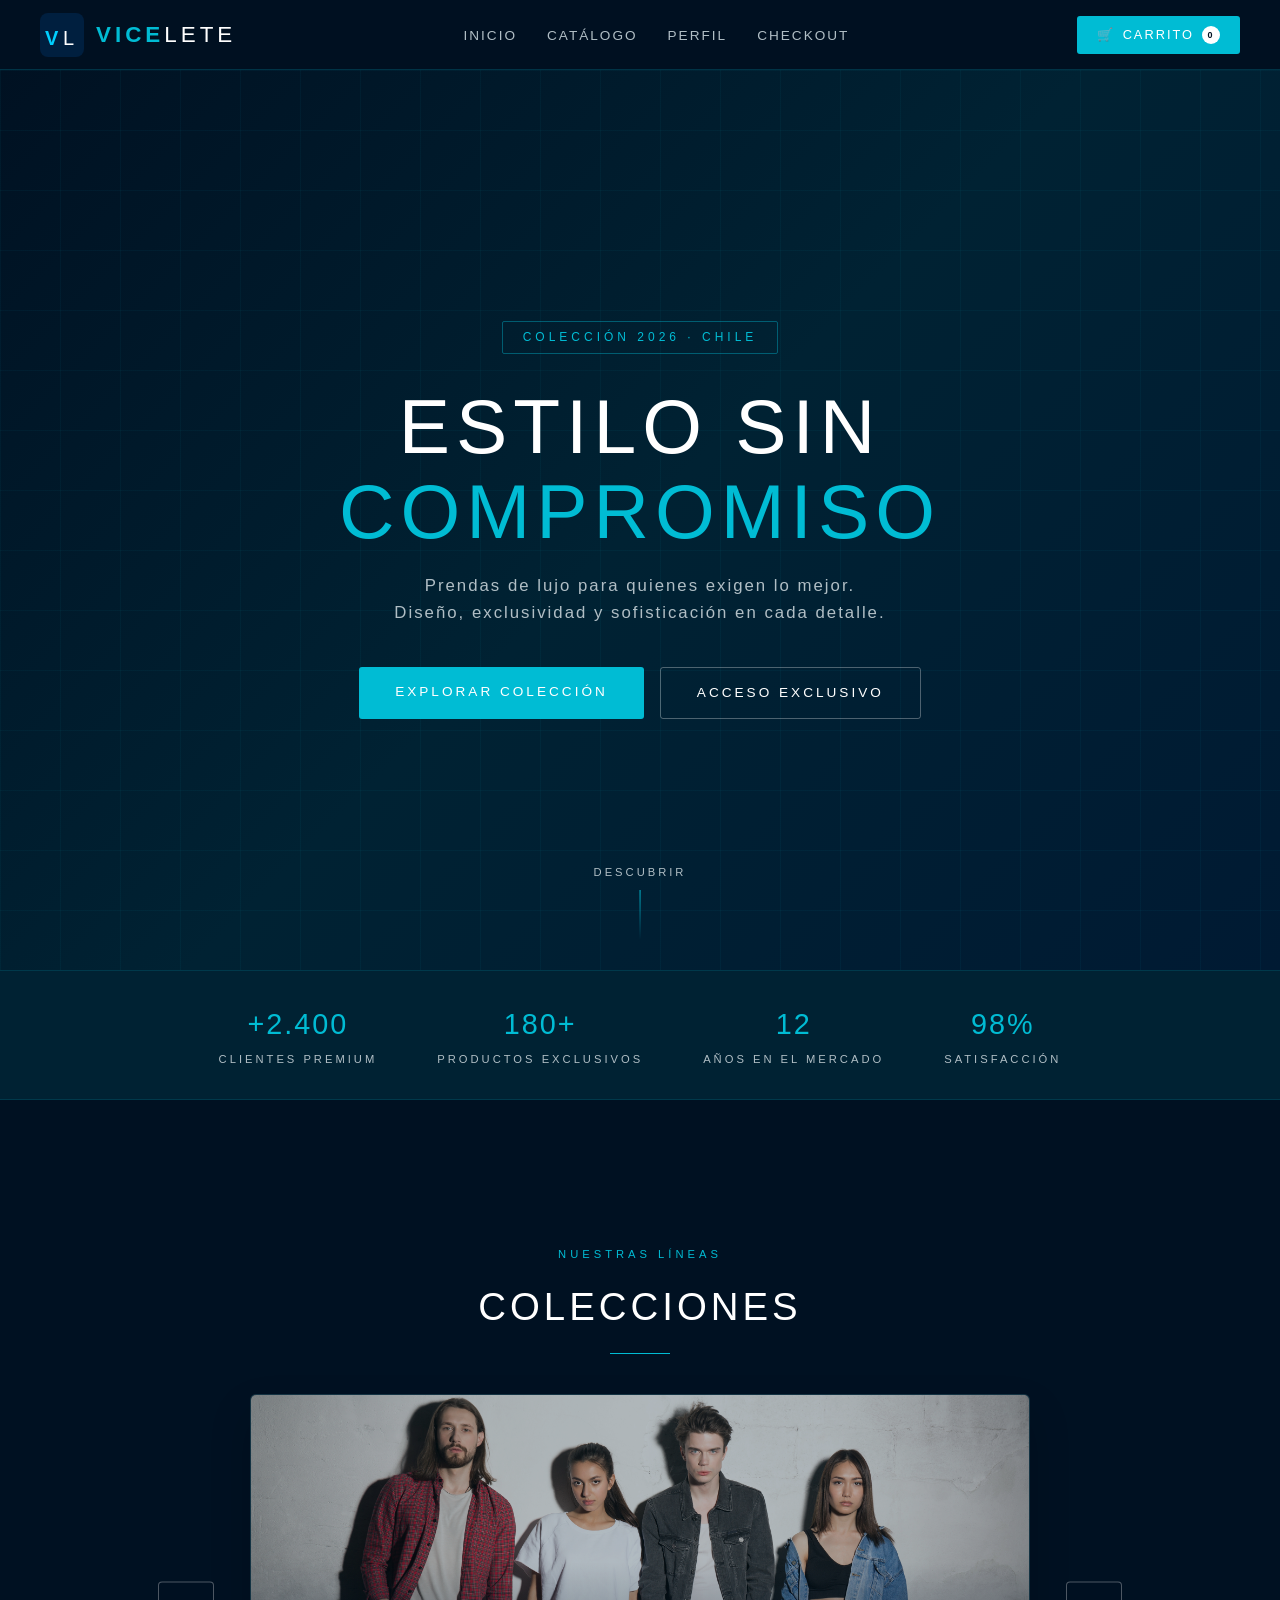
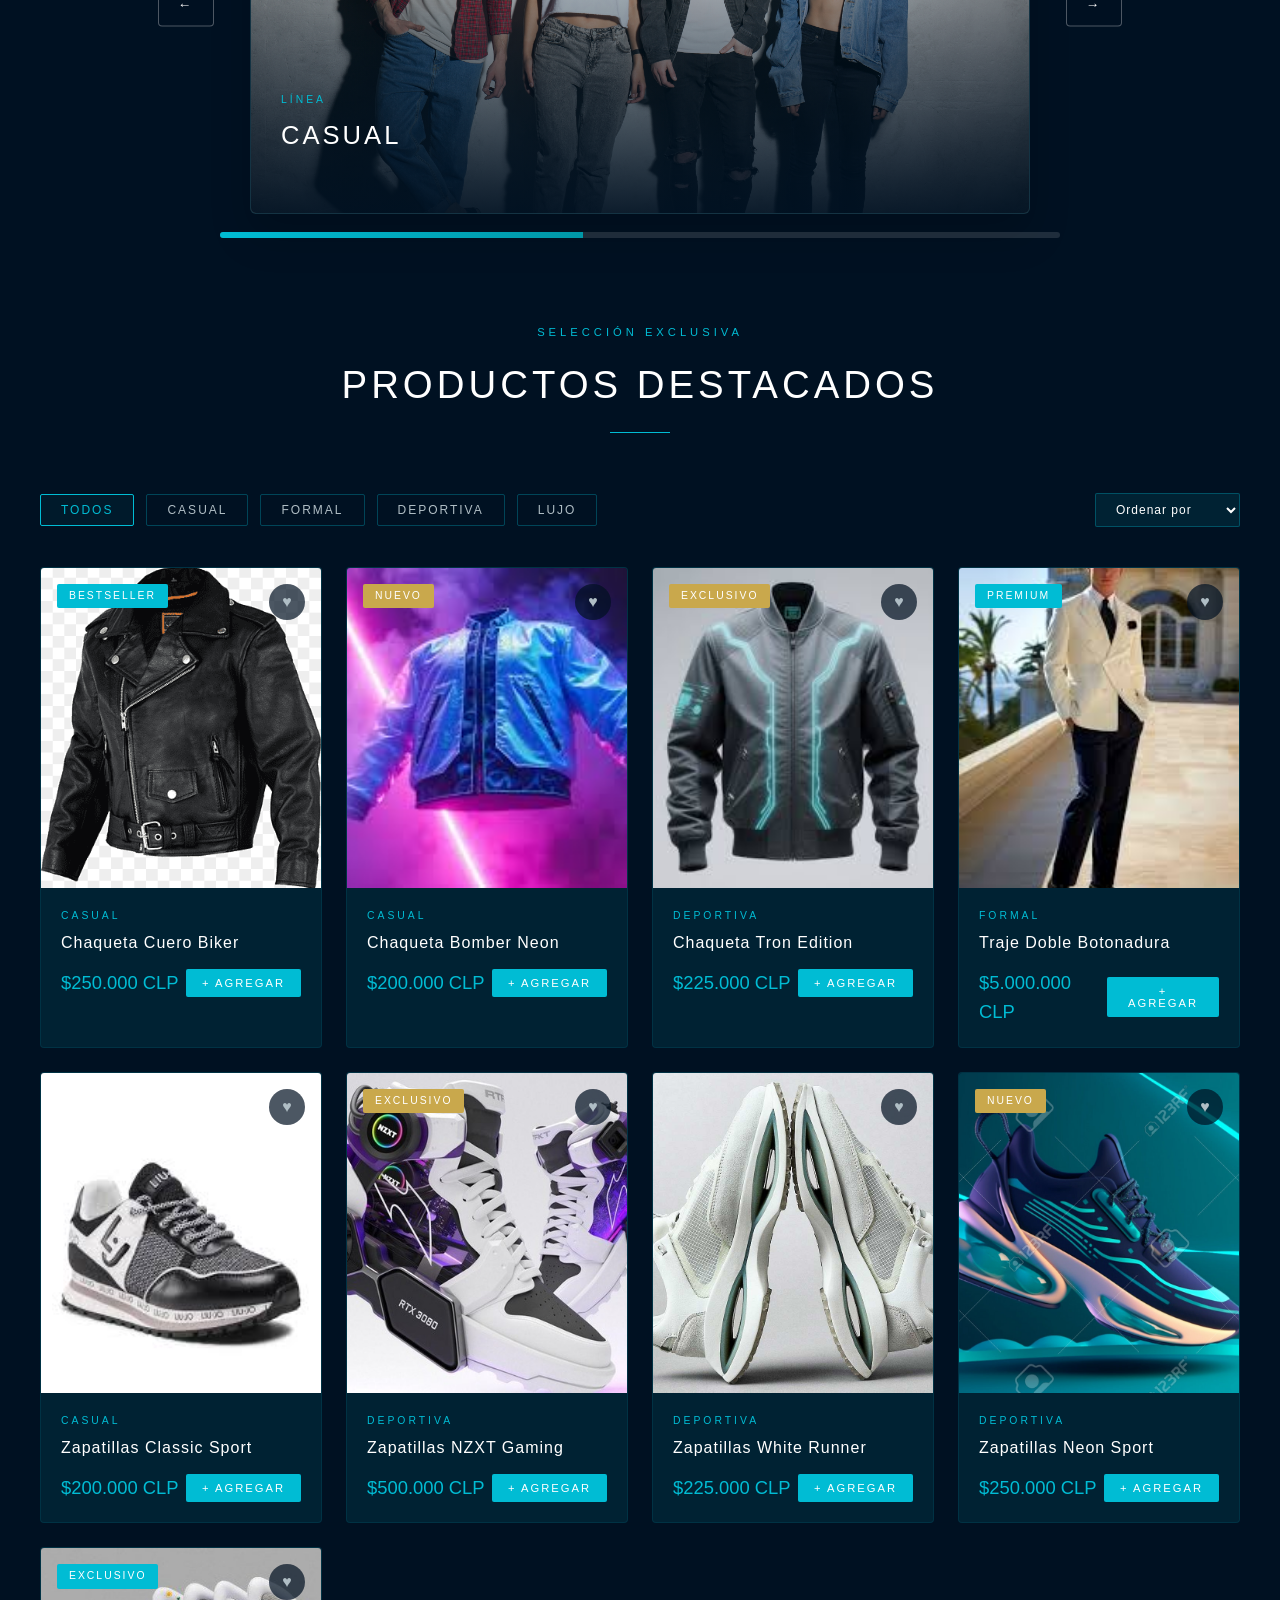
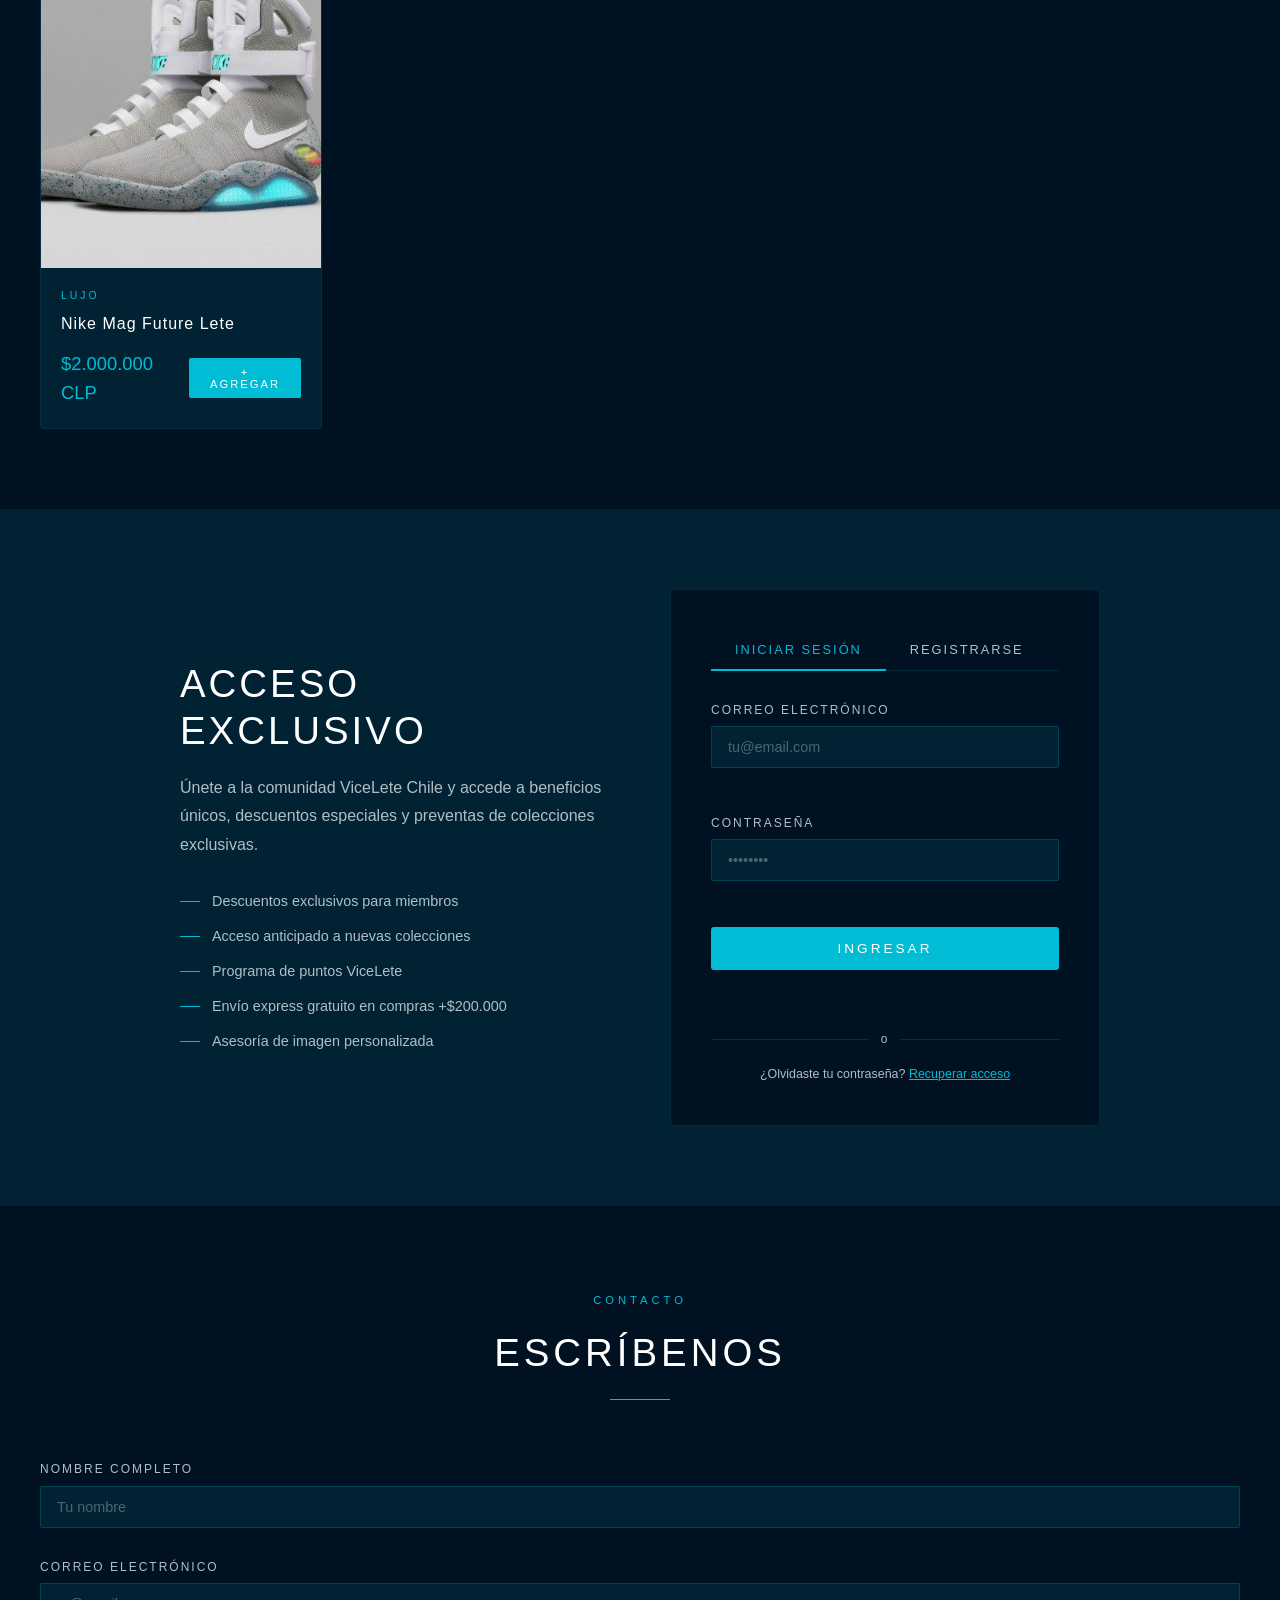
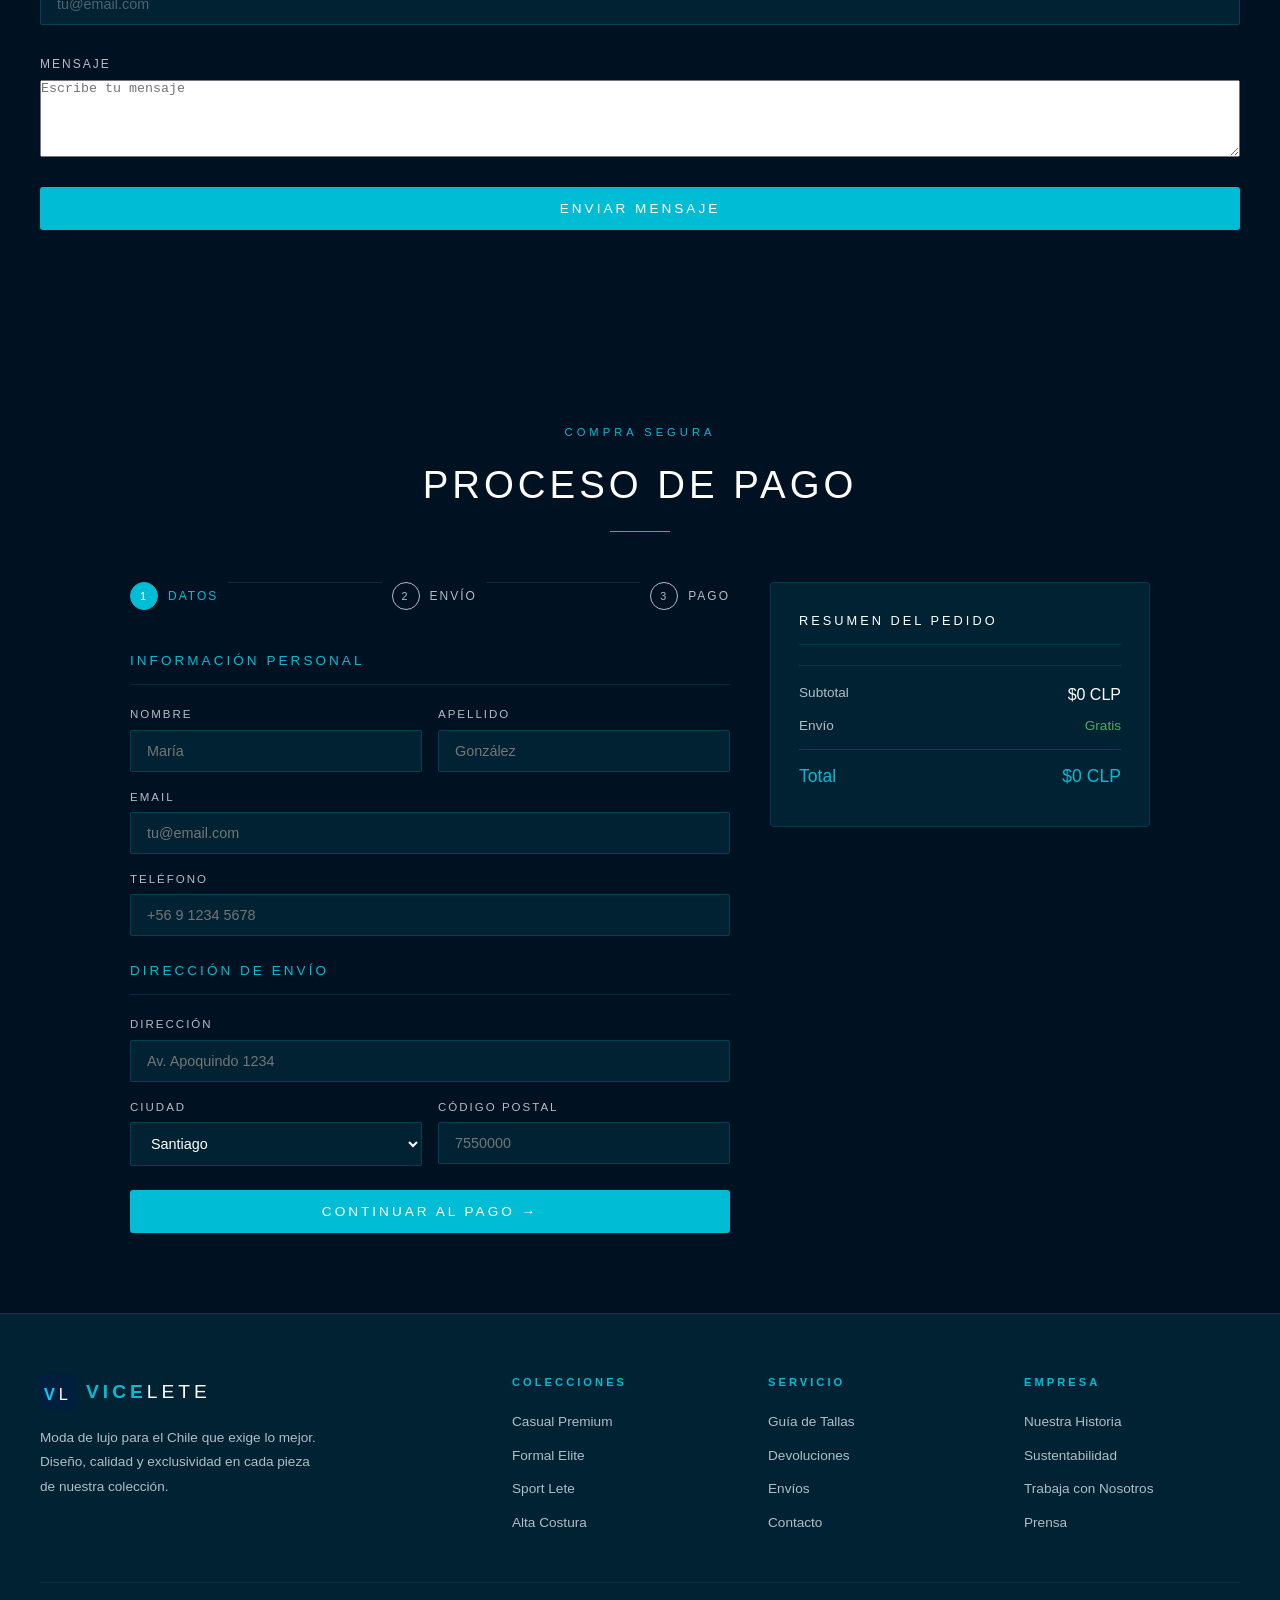
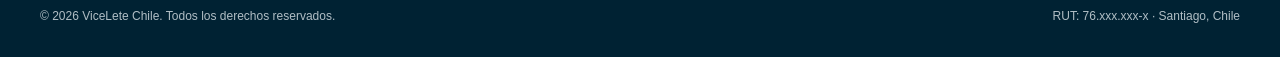
<file: pagina/index.html>
﻿<!DOCTYPE html>
<html lang="es">
<head>
<meta charset="UTF-8">
<meta name="viewport" content="width=device-width, initial-scale=1.0">
<title>ViceLete</title>
<link rel="icon" href="imagenes/logo/logo.svg" type="image/svg+xml">
<link rel="stylesheet" href="estilos/estilo_pag_rop.css">
</head>
<body>

<header>
  <a href="#inicio" class="logo">
    <svg viewBox="0 0 44 44" xmlns="http://www.w3.org/2000/svg">
      <rect width="44" height="44" rx="8" fill="#001f3f"/>
      <text x="5" y="32" font-family="Arial" font-size="20" fill="#00cfff" font-weight="bold">V</text>
      <text x="23" y="32" font-family="Arial" font-size="20" fill="#ffffff" font-weight="300">L</text>
    </svg>
    <span class="logo-text"><span>Vice</span>Lete</span>
  </a>
  <nav>
    <ul>
      <li><a href="#inicio">Inicio</a></li>
      <li><a href="#catalogo">Catálogo</a></li>
      <li><a href="#perfil">Perfil</a></li>
      <li><a href="#checkout">Checkout</a></li>
    </ul>
  </nav>
  <button class="nav-cart" onclick="toggleCart()">
    <span>🛒</span> Carrito
    <span class="cart-count" id="cartCount">0</span>
  </button>
</header>
<main>

<!-- HERO -->
<section id="inicio">
  <div class="hero-bg"></div>
  <div class="hero-grid"></div>
  <div class="hero-content">
    <div class="hero-tag">Colección 2026 · Chile</div>
    <h1 class="hero-title">
      Estilo sin<br><strong>Compromiso</strong>
    </h1>
    <p class="hero-sub">Prendas de lujo para quienes exigen lo mejor. Diseño, exclusividad y sofisticación en cada detalle.</p>
    <div class="hero-btns">
      <a href="#catalogo" class="btn-primary">Explorar Colección</a>
      <a href="#perfil" class="btn-outline">Acceso Exclusivo</a>
    </div>
  </div>
  <div class="hero-scroll">
    Descubrir
    <div class="scroll-line"></div>
  </div>
</section>

<!-- STATS -->
<div class="stats-bar">
  <div class="stat"><div class="stat-num">+2.400</div><div class="stat-label">Clientes Premium</div></div>
  <div class="stat"><div class="stat-num">180+</div><div class="stat-label">Productos Exclusivos</div></div>
  <div class="stat"><div class="stat-num">12</div><div class="stat-label">Años en el Mercado</div></div>
  <div class="stat"><div class="stat-num">98%</div><div class="stat-label">Satisfacción</div></div>
</div>

<!-- CATÁLOGO: CATEGORÍAS -->
<section id="catalogo">
  <div class="section-header" style="padding:60px 40px 0;max-width:1300px;margin:0 auto">
    <div class="section-tag">Nuestras Líneas</div>
    <h2 class="section-title">Colecciones</h2>
    <div class="section-line"></div>
  </div>
  <div class="cat-carousel">
    <div class="cat-carousel-window">
      <button class="btn-outline carousel-nav left" type="button" onclick="prevCategory()">←</button>
      <div class="cat-grid" id="catGrid">
        <div class="cat-card active" onclick="filterProducts('Casual')" data-cat-index="0">
          <img class="cat-img" src="./imagenes/categorias/casual.jpg" alt="Casual">
          <div class="cat-overlay">
            <div class="cat-tag">Línea</div>
            <div class="cat-name">Casual</div>
            <div class="cat-desc">Comodidad con clase para cada día.</div>
          </div>
        </div>
        <div class="cat-card hidden" onclick="filterProducts('Formal')" data-cat-index="1">
          <img class="cat-img" src="./imagenes/categorias/formal.jpg" alt="Formal">
          <div class="cat-overlay">
            <div class="cat-tag">Línea</div>
            <div class="cat-name">Formal</div>
            <div class="cat-desc">Elegancia profesional a otro nivel.</div>
          </div>
        </div>
        <div class="cat-card hidden" onclick="filterProducts('Deportiva')" data-cat-index="2">
          <img class="cat-img" src="./imagenes/categorias/deportiva.jpg" alt="Deportiva">
          <div class="cat-overlay">
            <div class="cat-tag">Línea</div>
            <div class="cat-name">Deportiva</div>
            <div class="cat-desc">Alto rendimiento, diseño premium.</div>
          </div>
        </div>
        <div class="cat-card hidden" onclick="filterProducts('Lujo')" data-cat-index="3">
          <img class="cat-img" src="./imagenes/categorias/lujo.jpg" alt="Lujo">
          <div class="cat-overlay">
            <div class="cat-tag">Línea</div>
            <div class="cat-name">Lujo</div>
            <div class="cat-desc">Exclusividad y sofisticación absoluta.</div>
          </div>
        </div>
      </div>
      <button class="btn-outline carousel-nav right" type="button" onclick="nextCategory()">→</button>
    </div>
    <div class="cat-carousel-progress">
      <span class="carousel-progress-fill" id="carouselProgress"></span>
    </div>
  </div>
</section>

<!-- PRODUCTOS -->
<section id="productos" class="section">
  <div class="section-header">
    <div class="section-tag">Selección Exclusiva</div>
    <h2 class="section-title">Productos Destacados</h2>
    <div class="section-line"></div>
  </div>
  <div class="prod-filters">
    <button class="filter-btn active" onclick="filterProducts('Todos',this)">Todos</button>
    <button class="filter-btn" onclick="filterProducts('Casual',this)">Casual</button>
    <button class="filter-btn" onclick="filterProducts('Formal',this)">Formal</button>
    <button class="filter-btn" onclick="filterProducts('Deportiva',this)">Deportiva</button>
    <button class="filter-btn" onclick="filterProducts('Lujo',this)">Lujo</button>
    <select class="filter-select" onchange="sortProducts(this.value)">
      <option value="">Ordenar por</option>
      <option value="asc">Menor precio</option>
      <option value="desc">Mayor precio</option>
      <option value="new">Nuevo ingreso</option>
    </select>
  </div>
  <div class="prod-grid" id="prodGrid"></div>
</section>

<!-- PERFIL / AUTH -->
<section id="perfil">
  <div class="auth-container">
    <div class="auth-info">
      <h2>Acceso<br>Exclusivo</h2>
      <p style="color:var(--gray);line-height:1.8;margin-bottom:30px">Únete a la comunidad ViceLete Chile y accede a beneficios únicos, descuentos especiales y preventas de colecciones exclusivas.</p>
      <ul class="auth-features">
        <li>Descuentos exclusivos para miembros</li>
        <li>Acceso anticipado a nuevas colecciones</li>
        <li>Programa de puntos ViceLete</li>
        <li>Envío express gratuito en compras +$200.000</li>
        <li>Asesoría de imagen personalizada</li>
      </ul>
    </div>
    <div class="auth-box">
      <div class="auth-tabs">
        <button class="auth-tab active" onclick="switchTab('login')">Iniciar Sesión</button>
        <button class="auth-tab" onclick="switchTab('register')">Registrarse</button>
      </div>
      <form class="auth-form active" id="loginForm" novalidate>
        <div class="form-group">
          <label for="loginEmail">Correo Electrónico</label>
          <input type="email" placeholder="tu@email.com" id="loginEmail" name="loginEmail">
          <div class="auth-msg field-error" id="loginEmailError"></div>
        </div>
        <div class="form-group">
          <label for="loginPass">Contraseña</label>
          <input type="password" placeholder="••••••••" id="loginPass" name="loginPass">
          <div class="auth-msg field-error" id="loginPassError"></div>
        </div>
        <button class="btn-primary" type="submit" style="width:100%;border:none">Ingresar</button>
        <div class="auth-msg" id="loginMsg"></div>
        <div class="form-divider">o</div>
        <p style="text-align:center;font-size:.78em;color:var(--gray)">¿Olvidaste tu contraseña? <a href="#" style="color:var(--cyan)">Recuperar acceso</a></p>
      </form>
      <form class="auth-form" id="registerForm" novalidate>
        <div class="form-group">
          <label for="regName">Nombre Completo</label>
          <input type="text" placeholder="Tu nombre" id="regName" name="regName">
          <div class="auth-msg field-error" id="regNameError"></div>
        </div>
        <div class="form-group">
          <label for="regEmail">Correo Electrónico</label>
          <input type="email" placeholder="tu@email.com" id="regEmail" name="regEmail">
          <div class="auth-msg field-error" id="regEmailError"></div>
        </div>
        <div class="form-group">
          <label for="regPass">Contraseña</label>
          <input type="password" placeholder="Mínimo 8 caracteres" id="regPass" name="regPass">
          <div class="auth-msg field-error" id="regPassError"></div>
        </div>
        <div class="form-group">
          <label for="regPass2">Confirmar Contraseña</label>
          <input type="password" placeholder="Repite tu contraseña" id="regPass2" name="regPass2">
          <div class="auth-msg field-error" id="regPass2Error"></div>
        </div>
        <button class="btn-primary" type="submit" style="width:100%;border:none">Crear Cuenta</button>
        <div class="auth-msg" id="registerMsg"></div>
      </form>
    </div>
  </div>
</section>

<section id="contacto" class="section">
  <div class="section-header">
    <div class="section-tag">Contacto</div>
    <h2 class="section-title">Escríbenos</h2>
    <div class="section-line"></div>
  </div>
  <form id="contactoForm" class="contact-form" novalidate>
    <div class="form-group">
      <label for="contactName">Nombre Completo</label>
      <input type="text" id="contactName" name="contactName" placeholder="Tu nombre">
      <div class="auth-msg field-error" id="contactNameError"></div>
    </div>
    <div class="form-group">
      <label for="contactEmail">Correo Electrónico</label>
      <input type="email" id="contactEmail" name="contactEmail" placeholder="tu@email.com">
      <div class="auth-msg field-error" id="contactEmailError"></div>
    </div>
    <div class="form-group">
      <label for="contactMessage">Mensaje</label>
      <textarea id="contactMessage" name="contactMessage" rows="5" placeholder="Escribe tu mensaje"></textarea>
      <div class="auth-msg field-error" id="contactMessageError"></div>
    </div>
    <button class="btn-primary" type="submit" style="width:100%;border:none">Enviar Mensaje</button>
    <div class="auth-msg" id="contactMsg"></div>
  </form>
</section>

<!-- CHECKOUT -->
<section id="checkout">
  <div style="text-align:center;padding:0 40px 50px;max-width:1300px;margin:0 auto">
    <div class="section-tag">Compra Segura</div>
    <h2 class="section-title">Proceso de Pago</h2>
    <div class="section-line"></div>
  </div>
  <div class="checkout-container">
    <div>
      <div class="checkout-steps">
        <div class="step active"><span class="step-num">1</span> Datos</div>
        <div class="step-sep"></div>
        <div class="step" id="step2"><span class="step-num">2</span> Envío</div>
        <div class="step-sep"></div>
        <div class="step" id="step3"><span class="step-num">3</span> Pago</div>
      </div>
      <div id="checkoutStep1">
        <div class="checkout-form-title">Información Personal</div>
        <div class="form-row">
          <div class="checkout-group"><label>Nombre</label><input type="text" placeholder="María" id="ckName"></div>
          <div class="checkout-group"><label>Apellido</label><input type="text" placeholder="González" id="ckLastname"></div>
        </div>
        <div class="checkout-group"><label>Email</label><input type="email" placeholder="tu@email.com" id="ckEmail"></div>
        <div class="checkout-group"><label>Teléfono</label><input type="tel" placeholder="+56 9 1234 5678" id="ckPhone"></div>
        <div class="checkout-form-title" style="margin-top:24px">Dirección de Envío</div>
        <div class="checkout-group"><label>Dirección</label><input type="text" placeholder="Av. Apoquindo 1234" id="ckAddr"></div>
        <div class="form-row">
          <div class="checkout-group"><label>Ciudad</label>
            <select id="ckCity">
              <option>Santiago</option><option>Valparaíso</option><option>Viña del Mar</option><option>Concepción</option><option>Antofagasta</option>
            </select>
          </div>
          <div class="checkout-group"><label>Código Postal</label><input type="text" placeholder="7550000" id="ckZip"></div>
        </div>
        <button class="btn-primary" style="width:100%;border:none;margin-top:8px" onclick="goStep2()">Continuar al Pago →</button>
      </div>
      <div id="checkoutStep2" style="display:none">
        <div class="checkout-form-title">Método de Pago</div>
        <div class="pay-methods">
          <div class="pay-method active" onclick="selectPay(this)">Tarjeta Crédito</div>
          <div class="pay-method" onclick="selectPay(this)">Tarjeta Débito</div>
          <div class="pay-method" onclick="selectPay(this)">WebPay</div>
          <div class="pay-method" onclick="selectPay(this)">Transferencia</div>
        </div>
        <div class="checkout-group"><label>Número de Tarjeta</label><input type="text" placeholder="1234 5678 9101 1121" id="ckCard" maxlength="19" oninput="formatCard(this)"></div>
        <div class="form-row">
          <div class="checkout-group"><label>Vencimiento</label><input type="text" placeholder="MM / AA" id="ckExp" maxlength="7"></div>
          <div class="checkout-group"><label>CVV</label><input type="text" placeholder="•••" id="ckCvv" maxlength="3"></div>
        </div>
        <div class="checkout-group"><label>Nombre en la Tarjeta</label><input type="text" placeholder="MARIA GONZALEZ" id="ckCardName"></div>
        <div class="secure-badge">🔒 Pago 100% seguro · Encriptación SSL 256-bit · PCI DSS</div>
        <div style="display:flex;gap:12px;margin-top:20px">
          <button class="btn-outline" style="border:1px solid rgba(255,255,255,.2)" onclick="backStep1()">← Volver</button>
          <button class="btn-primary" style="flex:1;border:none" onclick="processPay()">Confirmar Compra · <span id="payTotal">$0</span></button>
        </div>
      </div>
    </div>
    <div class="order-summary">
      <div class="order-title">Resumen del Pedido</div>
      <div id="orderItems"><p style="color:var(--gray);font-size:.85em">No hay productos en el carrito.</p></div>
      <div class="order-divider"></div>
      <div class="order-total-row"><span style="color:var(--gray);font-size:.85em">Subtotal</span><span id="oSubtotal">$0</span></div>
      <div class="order-total-row"><span style="color:var(--gray);font-size:.85em">Envío</span><span style="color:#4caf50;font-size:.85em">Gratis</span></div>
      <div class="order-total-row final"><span>Total</span><span id="oTotal">$0</span></div>
    </div>
  </div>
</section>
</main>

<!-- FOOTER -->
<footer>
  <div class="footer-grid">
    <div class="footer-brand">
      <div style="display:flex;align-items:center;gap:10px">
        <svg viewBox="0 0 44 44" width="36" height="36" xmlns="http://www.w3.org/2000/svg">
          <rect width="44" height="44" rx="8" fill="#001f3f"/>
          <text x="5" y="32" font-family="Arial" font-size="20" fill="#00cfff" font-weight="bold">V</text>
          <text x="23" y="32" font-family="Arial" font-size="20" fill="#ffffff" font-weight="300">L</text>
        </svg>
        <span style="font-size:1.2em;font-weight:200;letter-spacing:4px;text-transform:uppercase"><span style="color:var(--cyan);font-weight:600">Vice</span>Lete</span>
      </div>
      <p>Moda de lujo para el Chile que exige lo mejor. Diseño, calidad y exclusividad en cada pieza de nuestra colección.</p>
    </div>
    <div class="footer-col">
      <h4>Colecciones</h4>
      <ul>
        <li><a href="#">Casual Premium</a></li>
        <li><a href="#">Formal Elite</a></li>
        <li><a href="#">Sport Lete</a></li>
        <li><a href="#">Alta Costura</a></li>
      </ul>
    </div>
    <div class="footer-col">
      <h4>Servicio</h4>
      <ul>
        <li><a href="#">Guía de Tallas</a></li>
        <li><a href="#">Devoluciones</a></li>
        <li><a href="#">Envíos</a></li>
        <li><a href="#">Contacto</a></li>
      </ul>
    </div>
    <div class="footer-col">
      <h4>Empresa</h4>
      <ul>
        <li><a href="#">Nuestra Historia</a></li>
        <li><a href="#">Sustentabilidad</a></li>
        <li><a href="#">Trabaja con Nosotros</a></li>
        <li><a href="#">Prensa</a></li>
      </ul>
    </div>
  </div>
  <div class="footer-bottom">
    <span>© 2026 ViceLete Chile. Todos los derechos reservados.</span>
    <span>RUT: 76.xxx.xxx-x · Santiago, Chile</span>
  </div>
</footer>

<!-- CARRITO LATERAL -->
<div class="cart-overlay" id="cartOverlay" onclick="toggleCart()"></div>
<div class="cart-drawer" id="cartDrawer">
  <div class="cart-header-d">
    <h3>Tu Carrito</h3>
    <button class="cart-close" onclick="toggleCart()">✕</button>
  </div>
  <div class="cart-items" id="cartItemsEl"></div>
  <div class="cart-footer-d">
    <div class="cart-total"><span>Total</span><span id="cartTotalEl">$0</span></div>
    <a href="#checkout" class="btn-primary" style="width:100%;text-align:center;display:block" onclick="toggleCart()">Ir al Checkout →</a>
  </div>
</div>

<!-- MODAL ÉXITO -->
<div class="modal-overlay" id="successModal">
  <div class="modal">
    <div class="modal-icon">✓</div>
    <h3>¡Compra Exitosa!</h3>
    <p>Tu pedido ha sido procesado correctamente. Recibirás un correo de confirmación con el número de seguimiento.</p>
    <button class="btn-primary" style="border:none;width:100%" onclick="closeModal()">Volver al Inicio</button>
  </div>
</div>

<!-- TOAST CONTAINER -->
<div class="toast-wrap" id="toastWrap"></div>

<script src="js/loader.js"></script>
</body>
</html>
</file>
<file: pagina/estilos/estilo_pag_rop.css>
*{margin:0;padding:0;box-sizing:border-box}
  :root{--navy:#001122;--navy2:#002233;--navy3:#003344;--cyan:#00bcd4;--cyan2:#0097a7;--cyan3:#00e5ff;--white:#ffffff;--gray:#b0bec5;--gold:#c9a84c}
  body{font-family:'Helvetica Neue',Arial,sans-serif;background:var(--navy);color:var(--white);line-height:1.6;scroll-behavior:smooth}
  /* HEADER */
  header{background:rgba(0,17,34,0.95);backdrop-filter:blur(10px);padding:0 40px;height:70px;display:flex;justify-content:space-between;align-items:center;position:sticky;top:0;z-index:200;border-bottom:1px solid rgba(0,188,212,0.2)}
  .logo{display:flex;align-items:center;gap:12px;text-decoration:none}
  .logo svg{width:44px;height:44px}
  .logo-text{font-size:1.4em;font-weight:200;letter-spacing:4px;color:var(--white);text-transform:uppercase}
  .logo-text span{color:var(--cyan);font-weight:600}
  nav ul{list-style:none;display:flex;gap:30px;align-items:center}
  nav a{color:var(--gray);text-decoration:none;font-size:.85em;letter-spacing:2px;text-transform:uppercase;transition:color .3s}
  nav a:hover{color:var(--cyan)}
  .nav-cart{background:var(--cyan);color:var(--white);border:none;padding:10px 20px;border-radius:3px;cursor:pointer;font-size:.8em;letter-spacing:2px;text-transform:uppercase;transition:background .3s;display:flex;align-items:center;gap:8px}
  .nav-cart:hover{background:var(--cyan2)}
  .cart-count{background:var(--white);color:var(--navy);border-radius:50%;width:18px;height:18px;font-size:.7em;display:flex;align-items:center;justify-content:center;font-weight:700}
  /* HERO */
  #inicio{min-height:100vh;display:flex;align-items:center;justify-content:center;text-align:center;position:relative;overflow:hidden}
  .hero-bg{position:absolute;inset:0;background:linear-gradient(135deg,#001122 0%,#002233 50%,#001a33 100%);z-index:0}
  .hero-grid{position:absolute;inset:0;background-image:linear-gradient(rgba(0,188,212,0.05) 1px,transparent 1px),linear-gradient(90deg,rgba(0,188,212,0.05) 1px,transparent 1px);background-size:60px 60px;z-index:1}
  .hero-content{position:relative;z-index:2;max-width:800px;padding:40px 20px}
  .hero-tag{display:inline-block;border:1px solid rgba(0,188,212,0.4);color:var(--cyan);font-size:.75em;letter-spacing:4px;text-transform:uppercase;padding:6px 20px;border-radius:2px;margin-bottom:30px}
  .hero-title{font-size:clamp(2.5em,6vw,5em);font-weight:100;letter-spacing:6px;text-transform:uppercase;line-height:1.1;margin-bottom:20px}
  .hero-title strong{color:var(--cyan);font-weight:300;display:block}
  .hero-sub{color:var(--gray);font-size:1.05em;font-weight:300;letter-spacing:2px;margin-bottom:40px;max-width:500px;margin-left:auto;margin-right:auto}
  .hero-btns{display:flex;gap:16px;justify-content:center;flex-wrap:wrap}
  .btn-primary{background:var(--cyan);color:var(--white);padding:14px 36px;border-radius:3px;text-decoration:none;font-size:.85em;letter-spacing:3px;text-transform:uppercase;transition:all .3s;border:none;cursor:pointer;display:inline-block}
  .btn-primary:hover{background:var(--cyan2);transform:translateY(-2px)}
  .btn-outline{background:transparent;color:var(--white);padding:14px 36px;border-radius:3px;text-decoration:none;font-size:.85em;letter-spacing:3px;text-transform:uppercase;transition:all .3s;border:1px solid rgba(255,255,255,0.3);cursor:pointer;display:inline-block}
  .btn-outline:hover{border-color:var(--cyan);color:var(--cyan);transform:translateY(-2px)}
  .hero-scroll{position:absolute;bottom:30px;left:50%;transform:translateX(-50%);z-index:2;text-align:center;color:var(--gray);font-size:.7em;letter-spacing:3px;text-transform:uppercase}
  .scroll-line{width:1px;height:50px;background:linear-gradient(var(--cyan),transparent);margin:8px auto 0}
  /* STATS */
  .stats-bar{background:var(--navy2);border-top:1px solid rgba(0,188,212,0.15);border-bottom:1px solid rgba(0,188,212,0.15);padding:30px 40px;display:flex;justify-content:center;gap:60px;flex-wrap:wrap}
  .stat{text-align:center}
  .stat-num{font-size:1.8em;font-weight:200;color:var(--cyan);letter-spacing:2px}
  .stat-label{font-size:.7em;letter-spacing:3px;text-transform:uppercase;color:var(--gray);margin-top:4px}
  /* SECTIONS */
  .section{padding:80px 40px;max-width:1300px;margin:0 auto}
  .section-header{text-align:center;margin-bottom:60px}
  .section-tag{display:inline-block;color:var(--cyan);font-size:.7em;letter-spacing:4px;text-transform:uppercase;margin-bottom:12px}
  .section-title{font-size:clamp(1.8em,3vw,2.8em);font-weight:200;letter-spacing:4px;text-transform:uppercase}
  .section-line{width:60px;height:1px;background:var(--cyan);margin:16px auto 0}
  /* CATEGORÍAS */
  #catalogo{padding-top:80px}
  .cat-grid{display:grid;grid-template-columns:repeat(auto-fit,minmax(260px,1fr));gap:2px}
  .cat-card{position:relative;height:320px;overflow:hidden;cursor:pointer;background:var(--navy2)}
  .cat-img{width:100%;height:100%;object-fit:cover;transition:transform .6s;opacity:.7}
  .cat-card:hover .cat-img{transform:scale(1.08)}
  .cat-overlay{position:absolute;inset:0;background:linear-gradient(to top,rgba(0,17,34,.9) 0%,transparent 60%);display:flex;flex-direction:column;justify-content:flex-end;padding:30px;transition:all .3s}
  .cat-card:hover .cat-overlay{background:linear-gradient(to top,rgba(0,17,34,.95) 0%,rgba(0,188,212,.1) 100%)}
  .cat-tag{color:var(--cyan);font-size:.65em;letter-spacing:3px;text-transform:uppercase;margin-bottom:6px}
  .cat-name{font-size:1.6em;font-weight:200;letter-spacing:3px;text-transform:uppercase}
  .cat-desc{color:var(--gray);font-size:.85em;margin-top:6px;opacity:0;transform:translateY(10px);transition:all .3s}
  .cat-card:hover .cat-desc{opacity:1;transform:translateY(0)}
  .cat-card.hidden{display:none}
  .cat-card.active{display:block}
  .cat-carousel{display:flex;flex-direction:column;align-items:center;gap:20px;margin-top:40px}
  .cat-carousel{display:flex;flex-direction:column;align-items:center;gap:18px;margin-top:40px}
  .cat-carousel-window{position:relative;width:100%;max-width:840px;display:flex;align-items:center;justify-content:center;min-height:420px}
  .cat-carousel-window .cat-grid{margin-top:0;width:100%;display:grid;place-items:center}
  .cat-carousel-window .cat-card{width:100%;max-width:780px;margin:0;height:420px;overflow:hidden;border-radius:6px;border:1px solid rgba(255,255,255,0.08);box-shadow:0 20px 40px rgba(0,0,0,0.18);background:var(--navy2);display:flex;align-items:center;justify-content:center}
  .cat-carousel-window .cat-card .cat-img{width:100%;height:100%;object-fit:cover;object-position:center center}
  .cat-carousel-window .cat-card[data-cat-index="0"] .cat-img,
  .cat-carousel-window .cat-card[data-cat-index="2"] .cat-img{object-position:top center}
  .carousel-nav{position:absolute;top:50%;transform:translateY(-50%);min-width:56px;display:inline-flex;align-items:center;justify-content:center;padding:14px 18px;z-index:2;border:1px solid rgba(255,255,255,0.3);background:rgba(0,17,34,0.75);color:var(--white);border-radius:4px;cursor:pointer}
  .carousel-nav:hover{border-color:var(--cyan);color:var(--cyan)}
  .carousel-nav.left{left:-62px}
  .carousel-nav.right{right:-62px}
  .cat-carousel-progress{position:relative;width:100%;max-width:840px;height:6px;background:rgba(255,255,255,0.12);border-radius:999px;overflow:hidden}
  .carousel-progress-fill{display:block;height:100%;width:0%;background:linear-gradient(90deg,var(--cyan),var(--cyan2));transition:width .05s linear}
  .cat-card.hidden{display:none}
  .cat-card.active{display:block}
  /* PRODUCTOS */
  .prod-filters{display:flex;gap:12px;margin-bottom:40px;flex-wrap:wrap;align-items:center}
  .filter-btn{background:transparent;border:1px solid rgba(0,188,212,0.3);color:var(--gray);padding:8px 20px;border-radius:2px;cursor:pointer;font-size:.75em;letter-spacing:2px;text-transform:uppercase;transition:all .3s}
  .filter-btn.active,.filter-btn:hover{border-color:var(--cyan);color:var(--cyan);background:rgba(0,188,212,0.05)}
  .filter-select{background:var(--navy2);border:1px solid rgba(0,188,212,0.3);color:var(--white);padding:8px 16px;border-radius:2px;font-size:.75em;letter-spacing:1px;margin-left:auto}
  .prod-grid{display:grid;grid-template-columns:repeat(auto-fill,minmax(280px,1fr));gap:24px}
  .prod-card{background:var(--navy2);border:1px solid rgba(0,188,212,0.1);border-radius:4px;overflow:hidden;transition:all .3s;cursor:pointer}
  .prod-card:hover{border-color:rgba(0,188,212,0.4);transform:translateY(-4px)}
  .prod-img-wrap{position:relative;height:320px;overflow:hidden;background:#001830}
  .prod-img{width:100%;height:100%;object-fit:cover;transition:transform .6s}
  .prod-card:hover .prod-img{transform:scale(1.05)}
  .prod-badge{position:absolute;top:16px;left:16px;background:var(--cyan);color:var(--white);font-size:.65em;letter-spacing:2px;text-transform:uppercase;padding:4px 12px;border-radius:2px}
  .prod-badge.new{background:var(--gold)}
  .prod-fav{position:absolute;top:16px;right:16px;background:rgba(0,17,34,.7);border:none;color:var(--gray);width:36px;height:36px;border-radius:50%;cursor:pointer;display:flex;align-items:center;justify-content:center;font-size:1em;transition:all .3s}
  .prod-fav:hover,.prod-fav.active{color:#ff6b6b;background:rgba(255,107,107,.15)}
  .prod-info{padding:20px}
  .prod-cat{color:var(--cyan);font-size:.65em;letter-spacing:3px;text-transform:uppercase;margin-bottom:6px}
  .prod-name{font-size:1em;font-weight:400;letter-spacing:1px;margin-bottom:8px}
  .prod-bottom{display:flex;justify-content:space-between;align-items:center;margin-top:12px}
  .prod-price{font-size:1.15em;color:var(--cyan);font-weight:300}
  .prod-price-old{font-size:.8em;color:var(--gray);text-decoration:line-through;margin-left:6px}
  .btn-add{background:var(--cyan);border:none;color:var(--white);padding:8px 16px;border-radius:2px;font-size:.7em;letter-spacing:2px;text-transform:uppercase;cursor:pointer;transition:background .3s}
  .btn-add:hover{background:var(--cyan2)}
  /* CARRITO LATERAL */
  .cart-overlay{position:fixed;inset:0;background:rgba(0,0,0,.7);z-index:300;opacity:0;pointer-events:none;transition:opacity .3s}
  .cart-overlay.open{opacity:1;pointer-events:all}
  .cart-drawer{position:fixed;right:-420px;top:0;width:420px;max-width:95vw;height:100vh;background:var(--navy2);border-left:1px solid rgba(0,188,212,0.2);z-index:301;transition:right .35s cubic-bezier(.4,0,.2,1);display:flex;flex-direction:column}
  .cart-drawer.open{right:0}
  .cart-header-d{padding:24px;border-bottom:1px solid rgba(0,188,212,0.15);display:flex;justify-content:space-between;align-items:center}
  .cart-header-d h3{font-size:1em;letter-spacing:3px;text-transform:uppercase;font-weight:300}
  .cart-close{background:none;border:none;color:var(--gray);font-size:1.5em;cursor:pointer;transition:color .3s}
  .cart-close:hover{color:var(--white)}
  .cart-items{flex:1;overflow-y:auto;padding:20px}
  .cart-item{display:flex;gap:12px;margin-bottom:16px;padding-bottom:16px;border-bottom:1px solid rgba(255,255,255,.06)}
  .cart-item-img{width:70px;height:80px;object-fit:cover;border-radius:2px;background:var(--navy3)}
  .cart-item-info{flex:1}
  .cart-item-name{font-size:.85em;margin-bottom:4px}
  .cart-item-price{color:var(--cyan);font-size:.9em}
  .cart-item-qty{display:flex;align-items:center;gap:10px;margin-top:8px}
  .qty-btn{background:var(--navy3);border:1px solid rgba(0,188,212,0.2);color:var(--white);width:24px;height:24px;border-radius:2px;cursor:pointer;font-size:1em;display:flex;align-items:center;justify-content:center}
  .cart-item-remove{background:none;border:none;color:var(--gray);font-size:.75em;cursor:pointer;letter-spacing:1px;text-transform:uppercase;margin-top:6px;transition:color .3s}
  .cart-item-remove:hover{color:#ff6b6b}
  .cart-footer-d{padding:24px;border-top:1px solid rgba(0,188,212,0.15)}
  .cart-total{display:flex;justify-content:space-between;margin-bottom:20px;font-size:1em}
  .cart-total span:last-child{color:var(--cyan);font-size:1.2em}
  .empty-cart{text-align:center;padding:60px 20px;color:var(--gray)}
  .empty-cart-icon{font-size:3em;margin-bottom:16px;opacity:.4}
  /* PERFIL / AUTH */
  #perfil{background:var(--navy2);padding:80px 0}
  .auth-container{max-width:1000px;margin:0 auto;padding:0 40px;display:grid;grid-template-columns:1fr 1fr;gap:60px;align-items:center}
  .auth-info h2{font-size:clamp(1.8em,3vw,2.5em);font-weight:200;letter-spacing:3px;text-transform:uppercase;line-height:1.2;margin-bottom:20px}
  .auth-info p{color:var(--gray);line-height:1.8;margin-bottom:30px}
  .auth-features{list-style:none;display:flex;flex-direction:column;gap:12px}
  .auth-features li{display:flex;align-items:center;gap:12px;color:var(--gray);font-size:.9em}
  .auth-features li::before{content:'';width:20px;height:1px;background:var(--cyan);flex-shrink:0}
  .auth-box{background:var(--navy);border:1px solid rgba(0,188,212,0.15);border-radius:4px;padding:40px}
  .auth-tabs{display:flex;gap:0;margin-bottom:30px;border-bottom:1px solid rgba(0,188,212,0.15)}
  .auth-tab{background:none;border:none;color:var(--gray);padding:12px 24px;font-size:.8em;letter-spacing:2px;text-transform:uppercase;cursor:pointer;border-bottom:2px solid transparent;margin-bottom:-1px;transition:all .3s}
  .auth-tab.active{color:var(--cyan);border-bottom-color:var(--cyan)}
  .auth-form{display:none;flex-direction:column;gap:16px}
  .auth-form.active{display:flex}
  .form-group{display:flex;flex-direction:column;gap:6px}
  .form-group label{font-size:.75em;letter-spacing:2px;text-transform:uppercase;color:var(--gray)}
  .form-group input{background:var(--navy2);border:1px solid rgba(0,188,212,0.2);color:var(--white);padding:12px 16px;border-radius:2px;font-size:.9em;transition:border .3s;outline:none}
  .form-group input:focus{border-color:var(--cyan)}
  .form-group input::placeholder{color:rgba(255,255,255,.3)}
  .form-divider{display:flex;align-items:center;gap:12px;color:var(--gray);font-size:.75em;letter-spacing:2px}
  .form-divider::before,.form-divider::after{content:'';flex:1;height:1px;background:rgba(255,255,255,.1)}
  .auth-msg{font-size:.8em;text-align:center;margin-top:8px;min-height:20px;color:var(--cyan)}
  .field-error{font-size:.8em;text-align:left;color:#ff6b6b;min-height:18px;margin-top:6px}
  /* CHECKOUT */
  #checkout{padding:80px 0}
  .checkout-container{max-width:1100px;margin:0 auto;padding:0 40px;display:grid;grid-template-columns:1fr 380px;gap:40px;align-items:start}
  .checkout-steps{display:flex;gap:0;margin-bottom:40px}
  .step{display:flex;align-items:center;gap:10px;font-size:.75em;letter-spacing:2px;text-transform:uppercase;color:var(--gray)}
  .step.active{color:var(--cyan)}
  .step.done{color:var(--gray)}
  .step-num{width:28px;height:28px;border-radius:50%;border:1px solid currentColor;display:flex;align-items:center;justify-content:center;font-size:.9em;flex-shrink:0}
  .step.active .step-num{background:var(--cyan);border-color:var(--cyan);color:var(--white)}
  .step.done .step-num{background:rgba(0,188,212,.2);border-color:var(--cyan)}
  .step-sep{flex:1;height:1px;background:rgba(255,255,255,.1);margin:0 10px}
  .checkout-form-title{font-size:.85em;letter-spacing:3px;text-transform:uppercase;color:var(--cyan);margin-bottom:20px;padding-bottom:12px;border-bottom:1px solid rgba(0,188,212,.15)}
  .form-row{display:grid;grid-template-columns:1fr 1fr;gap:16px}
  .checkout-group{display:flex;flex-direction:column;gap:6px;margin-bottom:16px}
  .checkout-group label{font-size:.72em;letter-spacing:2px;text-transform:uppercase;color:var(--gray)}
  .checkout-group input,.checkout-group select{background:var(--navy2);border:1px solid rgba(0,188,212,0.2);color:var(--white);padding:12px 16px;border-radius:2px;font-size:.9em;outline:none;transition:border .3s;width:100%}
  .checkout-group input:focus,.checkout-group select:focus{border-color:var(--cyan)}
  .checkout-group select option{background:var(--navy2)}
  .order-summary{background:var(--navy2);border:1px solid rgba(0,188,212,.15);border-radius:4px;padding:28px;position:sticky;top:90px}
  .order-title{font-size:.8em;letter-spacing:3px;text-transform:uppercase;margin-bottom:20px;padding-bottom:12px;border-bottom:1px solid rgba(0,188,212,.15)}
  .order-item{display:flex;justify-content:space-between;margin-bottom:12px;font-size:.85em}
  .order-item span:first-child{color:var(--gray)}
  .order-divider{height:1px;background:rgba(255,255,255,.08);margin:16px 0}
  .order-total-row{display:flex;justify-content:space-between;font-size:1em;margin-bottom:8px}
  .order-total-row.final{font-size:1.1em;color:var(--cyan);margin-top:12px;padding-top:12px;border-top:1px solid rgba(0,188,212,.2)}
  .pay-methods{display:flex;gap:10px;margin-bottom:20px;flex-wrap:wrap}
  .pay-method{background:var(--navy3);border:1px solid rgba(0,188,212,.15);border-radius:3px;padding:8px 16px;cursor:pointer;font-size:.75em;letter-spacing:1px;text-transform:uppercase;color:var(--gray);transition:all .3s}
  .pay-method.active{border-color:var(--cyan);color:var(--cyan)}
  .secure-badge{display:flex;align-items:center;gap:8px;color:var(--gray);font-size:.72em;margin-top:16px;justify-content:center}
  /* MODAL ÉXITO */
  .modal-overlay{position:fixed;inset:0;background:rgba(0,0,0,.85);z-index:400;display:flex;align-items:center;justify-content:center;opacity:0;pointer-events:none;transition:opacity .3s}
  .modal-overlay.open{opacity:1;pointer-events:all}
  .modal{background:var(--navy2);border:1px solid rgba(0,188,212,.2);border-radius:6px;padding:50px 40px;text-align:center;max-width:440px;width:90%}
  .modal-icon{width:70px;height:70px;border-radius:50%;background:rgba(0,188,212,.1);border:1px solid rgba(0,188,212,.3);display:flex;align-items:center;justify-content:center;margin:0 auto 24px;font-size:1.8em}
  .modal h3{font-size:1.4em;font-weight:300;letter-spacing:3px;text-transform:uppercase;margin-bottom:12px}
  .modal p{color:var(--gray);line-height:1.7;margin-bottom:28px}
  /* TOAST */
  .toast-wrap{position:fixed;bottom:30px;right:30px;z-index:500;display:flex;flex-direction:column;gap:10px}
  .toast{background:var(--navy2);border:1px solid rgba(0,188,212,.3);border-left:3px solid var(--cyan);color:var(--white);padding:14px 20px;border-radius:3px;font-size:.85em;letter-spacing:1px;animation:slideIn .3s ease;max-width:300px}
  @keyframes slideIn{from{transform:translateX(100%);opacity:0}to{transform:translateX(0);opacity:1}}
  /* FOOTER */
  footer{background:var(--navy2);border-top:1px solid rgba(0,188,212,.15);padding:60px 40px 30px}
  .footer-grid{display:grid;grid-template-columns:2fr 1fr 1fr 1fr;gap:40px;max-width:1300px;margin:0 auto 40px}
  .footer-brand p{color:var(--gray);font-size:.85em;line-height:1.8;margin-top:16px;max-width:280px}
  .footer-col h4{font-size:.7em;letter-spacing:3px;text-transform:uppercase;color:var(--cyan);margin-bottom:16px}
  .footer-col ul{list-style:none}
  .footer-col ul li{margin-bottom:8px}
  .footer-col ul li a{color:var(--gray);text-decoration:none;font-size:.85em;transition:color .3s}
  .footer-col ul li a:hover{color:var(--white)}
  .footer-bottom{max-width:1300px;margin:0 auto;padding-top:24px;border-top:1px solid rgba(255,255,255,.06);display:flex;justify-content:space-between;align-items:center;color:var(--gray);font-size:.75em;flex-wrap:wrap;gap:12px}
  /* NOTIFICATION DOT */
  @keyframes pulse{0%,100%{transform:scale(1)}50%{transform:scale(1.2)}}
  /* MOBILE */
  @media(max-width:768px){
    header{padding:0 20px}
    nav ul{gap:16px}
    .hero-title{font-size:2.5em}
    .stats-bar{gap:30px;padding:24px 20px}
    .section{padding:60px 20px}
    .auth-container{grid-template-columns:1fr;gap:30px}
    .checkout-container{grid-template-columns:1fr}
    .footer-grid{grid-template-columns:1fr 1fr}
    .form-row{grid-template-columns:1fr}
  }

/* Botón del header (si no existe estilos específicos) */
.btn-login{
  background: transparent;
  border:1px solid rgba(255,255,255,.12);
  color:var(--cyan);
  padding:8px 12px;
  margin-left:12px;
  border-radius:6px;
  cursor:pointer;
}

/* Oculto por defecto */
.hidden {
  display: none;
}

/* Overlay (fondo borroso) */
.overlay {
  position: fixed;
  top: 0;
  left: 0;
  width: 100%;
  height: 100%;
  backdrop-filter: blur(8px);
  background: rgba(0, 0, 0, 0.4);
  display: flex;
  justify-content: center;
  align-items: center;
  z-index: 1000;
}

/* Modal */
.modal {
  background: white;
  padding: 20px;
  border-radius: 10px;
  width: 300px;
  text-align: center;
}

/* Inputs */
.modal input {
  width: 100%;
  margin: 10px 0;
  padding: 8px;
  border:1px solid #ddd;
  border-radius:6px;
}

/* Botón cerrar */
#closeLogin {
  float: right;
  cursor: pointer;
  background: transparent;
  border: none;
  font-weight:700;
}
</file>
